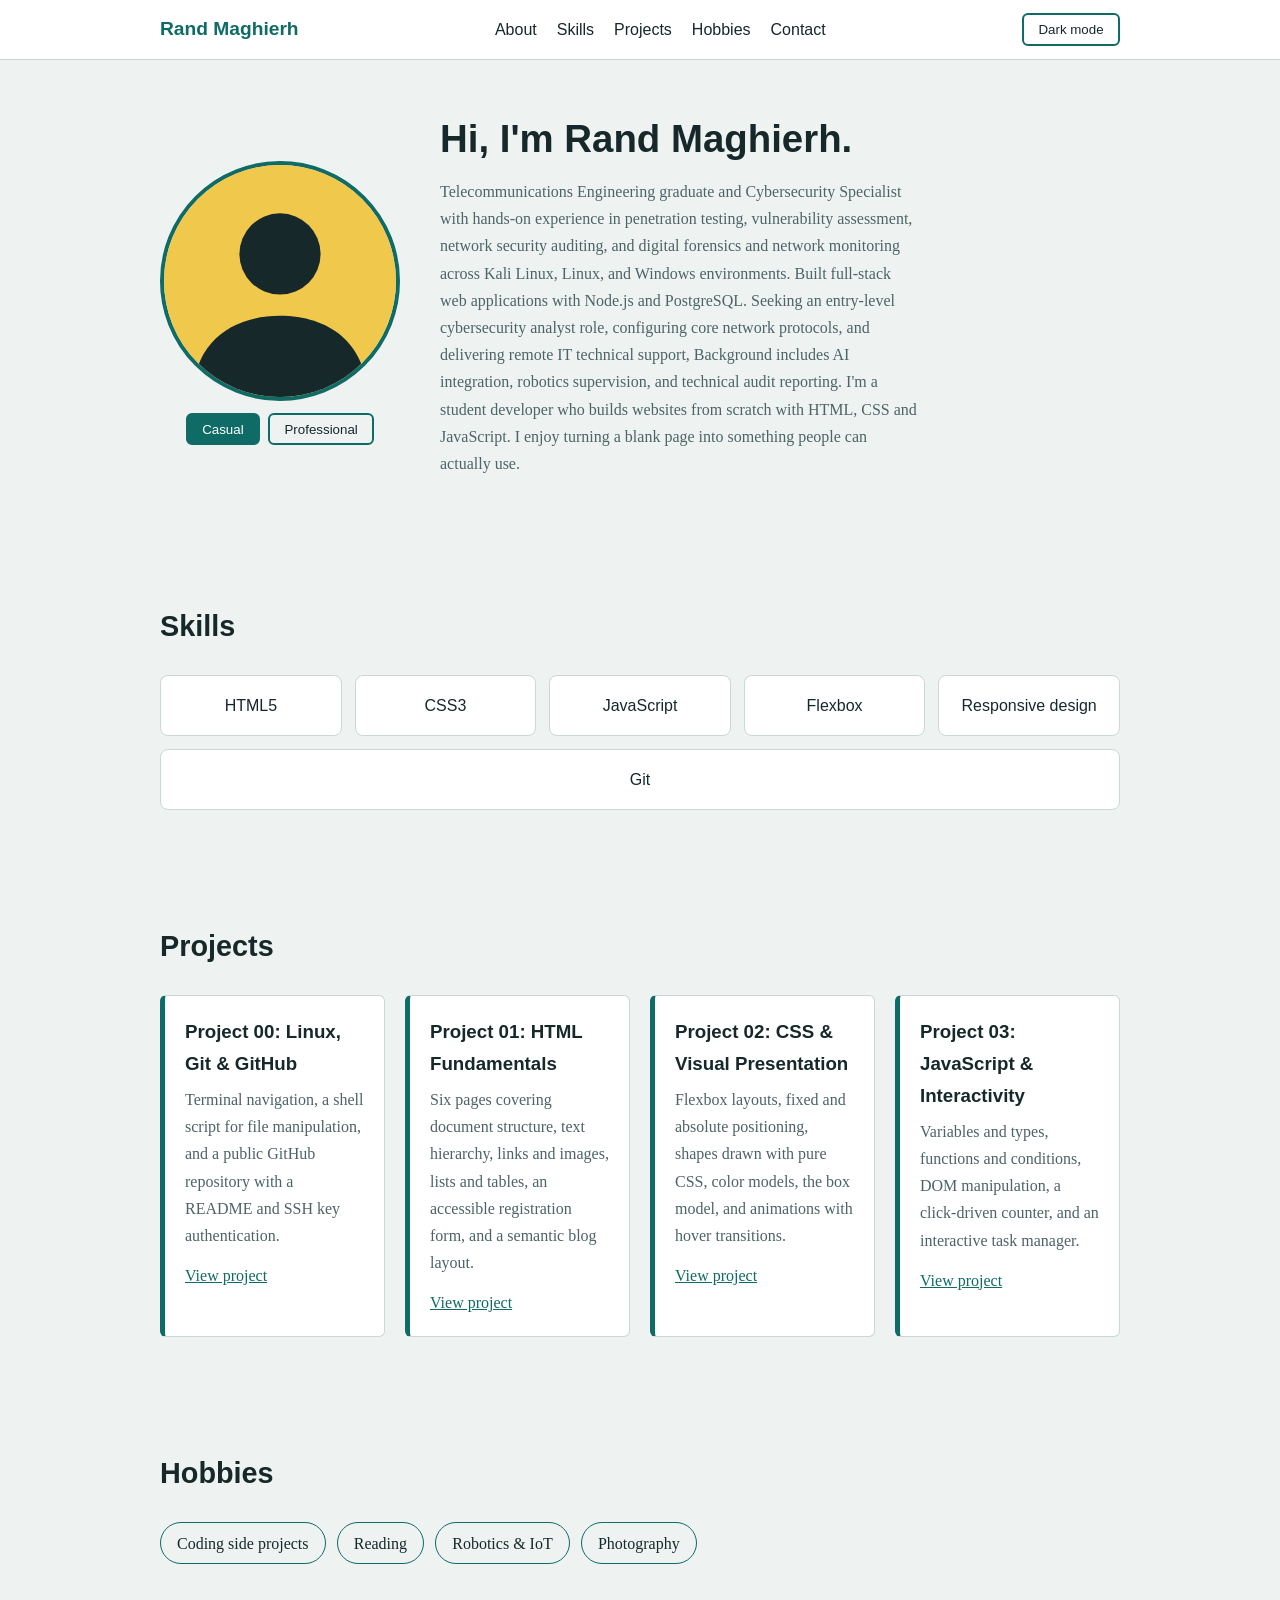
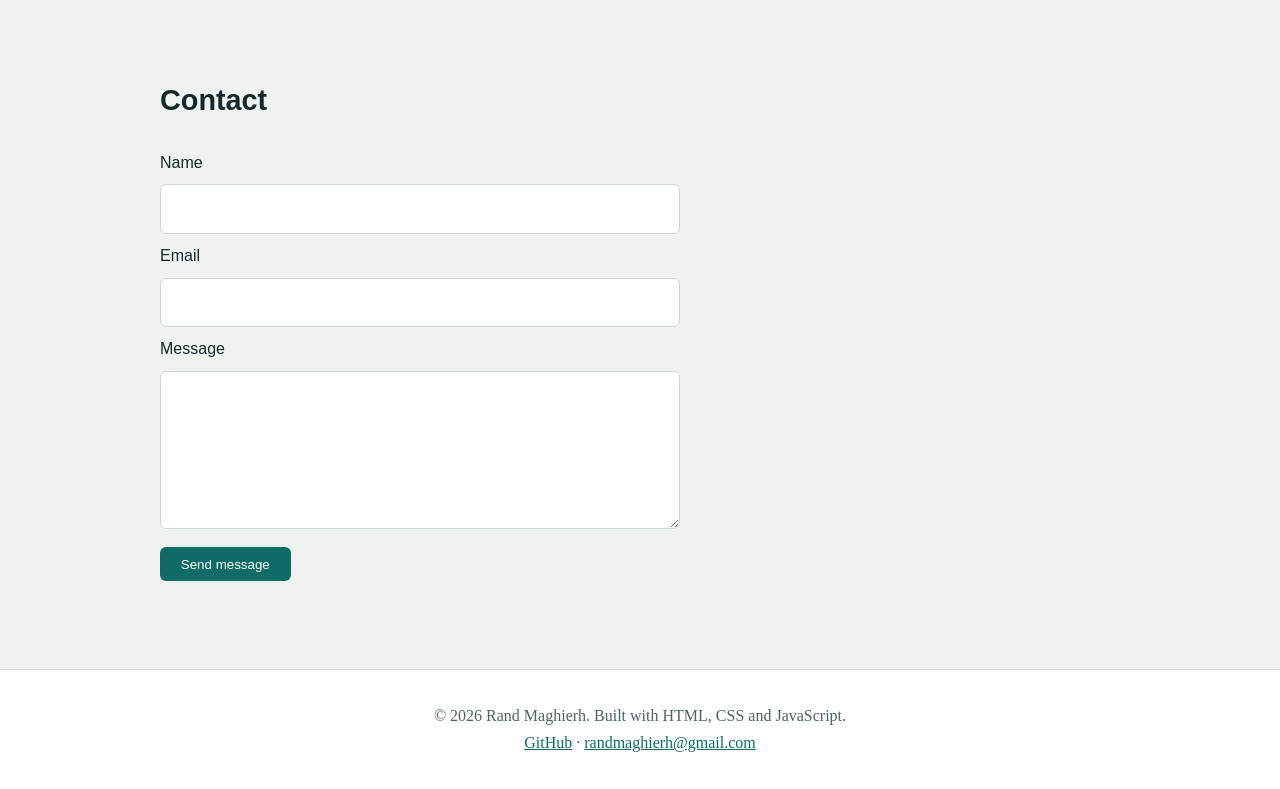
<file: bounce01/index.html>
<!DOCTYPE html>
<html lang="en" data-theme="light">
<head>
  <meta charset="UTF-8">
  <meta name="viewport" content="width=device-width, initial-scale=1">
  <title>Rand Maghierh | Personal Portfolio</title>
  <link rel="stylesheet" href="style.css">
</head>
<body>

  <!-- HEADER / NAVBAR -->
  <header class="site-header">
    <nav class="navbar">
      <a href="#top" class="logo">Rand Maghierh</a>
      <ul class="nav-links">
        <li><a href="#about">About</a></li>
        <li><a href="#skills">Skills</a></li>
        <li><a href="#projects">Projects</a></li>
        <li><a href="#hobbies">Hobbies</a></li>
        <li><a href="#contact">Contact</a></li>
      </ul>
      <button id="theme-toggle" type="button" aria-label="Switch theme">Dark mode</button>
    </nav>
  </header>

  <main id="top">

    <!-- ABOUT ME -->
    <section id="about" class="section about">
      <div class="photo-box">
        <img id="avatar" src="assets/casual.svg" alt="Casual portrait of Rand Maghierh" class="about-photo">
        <div class="photo-buttons">
          <button type="button" id="btn-casual" class="photo-btn active">Casual</button>
          <button type="button" id="btn-professional" class="photo-btn">Professional</button>
        </div>
      </div>
      <div class="about-text">
        <h1>Hi, I'm Rand Maghierh.</h1>
        <p>Telecommunications Engineering graduate and Cybersecurity Specialist with hands-on experience in penetration testing, vulnerability assessment, network security auditing, and digital forensics and network monitoring across Kali Linux, Linux, and Windows environments. Built full-stack web applications with Node.js and PostgreSQL. Seeking an entry-level cybersecurity analyst role, configuring core network protocols, and delivering remote IT technical support, Background includes AI integration, robotics supervision, and technical audit reporting.
          I'm a student developer who builds websites from scratch with HTML, CSS and JavaScript.
           I enjoy turning a blank page into something people can actually use.</p>
      </div>
    </section>
  </section>

    <!-- SKILLS -->
    <section id="skills" class="section">
      <h2>Skills</h2>
      <div class="skills-grid">
        <div class="skill">HTML5</div>
        <div class="skill">CSS3</div>
        <div class="skill">JavaScript</div>
        <div class="skill">Flexbox</div>
        <div class="skill">Responsive design</div>
        <div class="skill">Git</div>
      </div>
    </section>

     <!-- PROJECT SHOWCASE (Projects 00-03) -->
    <section id="projects" class="section">
      <h2>Projects</h2>
      <div class="projects-grid">
        <article class="project">
          <h3>Project 00: Linux, Git &amp; GitHub</h3>
          <p>Terminal navigation, a shell script for file manipulation, and a public GitHub repository with a README and SSH key authentication.</p>
          <a href="https://github.com/randmaghierh-commits/discovery-web-piscine" target="_blank" rel="noopener noreferrer">View project</a>

        </article>

        <article class="project">
          <h3>Project 01: HTML Fundamentals</h3>
          <p>Six pages covering document structure, text hierarchy, links and images, lists and tables, an accessible registration form, and a semantic blog layout.</p>
          <a href="https://github.com/randmaghierh-commits/discovery-web-piscine-project01" target="_blank" rel="noopener noreferrer">View project</a>

        </article>

        <article class="project">
          <h3>Project 02: CSS &amp; Visual Presentation</h3>
          <p>Flexbox layouts, fixed and absolute positioning, shapes drawn with pure CSS, color models, the box model, and animations with hover transitions.</p>
        <a href="https://github.com/randmaghierh-commits/Project02" target="_blank" rel="noopener noreferrer">View project</a>

        </article>
        
        <article class="project">
          <h3>Project 03: JavaScript &amp; Interactivity</h3>
          <p>Variables and types, functions and conditions, DOM manipulation, a click-driven counter, and an interactive task manager.</p>
          <a href="https://github.com/randmaghierh-commits/Project03" target="_blank" rel="noopener noreferrer">View project</a>
        </article>
      </div>
    </section>

    
    <!-- HOBBIES -->
    <section id="hobbies" class="section">
      <h2>Hobbies</h2>
      <ul class="hobbies">
        <li>Coding side projects</li>
        <li>Reading</li>
        <li>Robotics &amp; IoT</li>
        <li>Photography</li>
      </ul>
    </section>

    <!-- CONTACT FORM -->
    <section id="contact" class="section">
      <h2>Contact</h2>
      <form id="contact-form" novalidate>
        <label for="name">Name</label>
        <input type="text" id="name" name="name" required>

        <label for="email">Email</label>
        <input type="email" id="email" name="email" required>

        <label for="message">Message</label>
        <textarea id="message" name="message" rows="5" required></textarea>

        <button type="submit">Send message</button>
        <p id="form-status" role="status"></p>
      </form>
    </section>
  </main>

  <!-- FOOTER -->
  <footer class="site-footer">
    <p>&copy; 2026 Rand Maghierh. Built with HTML, CSS and JavaScript.</p>
    <p><a href="https://github.com/randmaghierh-commits">GitHub</a> · <a href="mailto:randmaghierh@gmail.com">randmaghierh@gmail.com</a></p>
  </footer>

  <script src="script.js"></script>
</body>
</html>
</file>
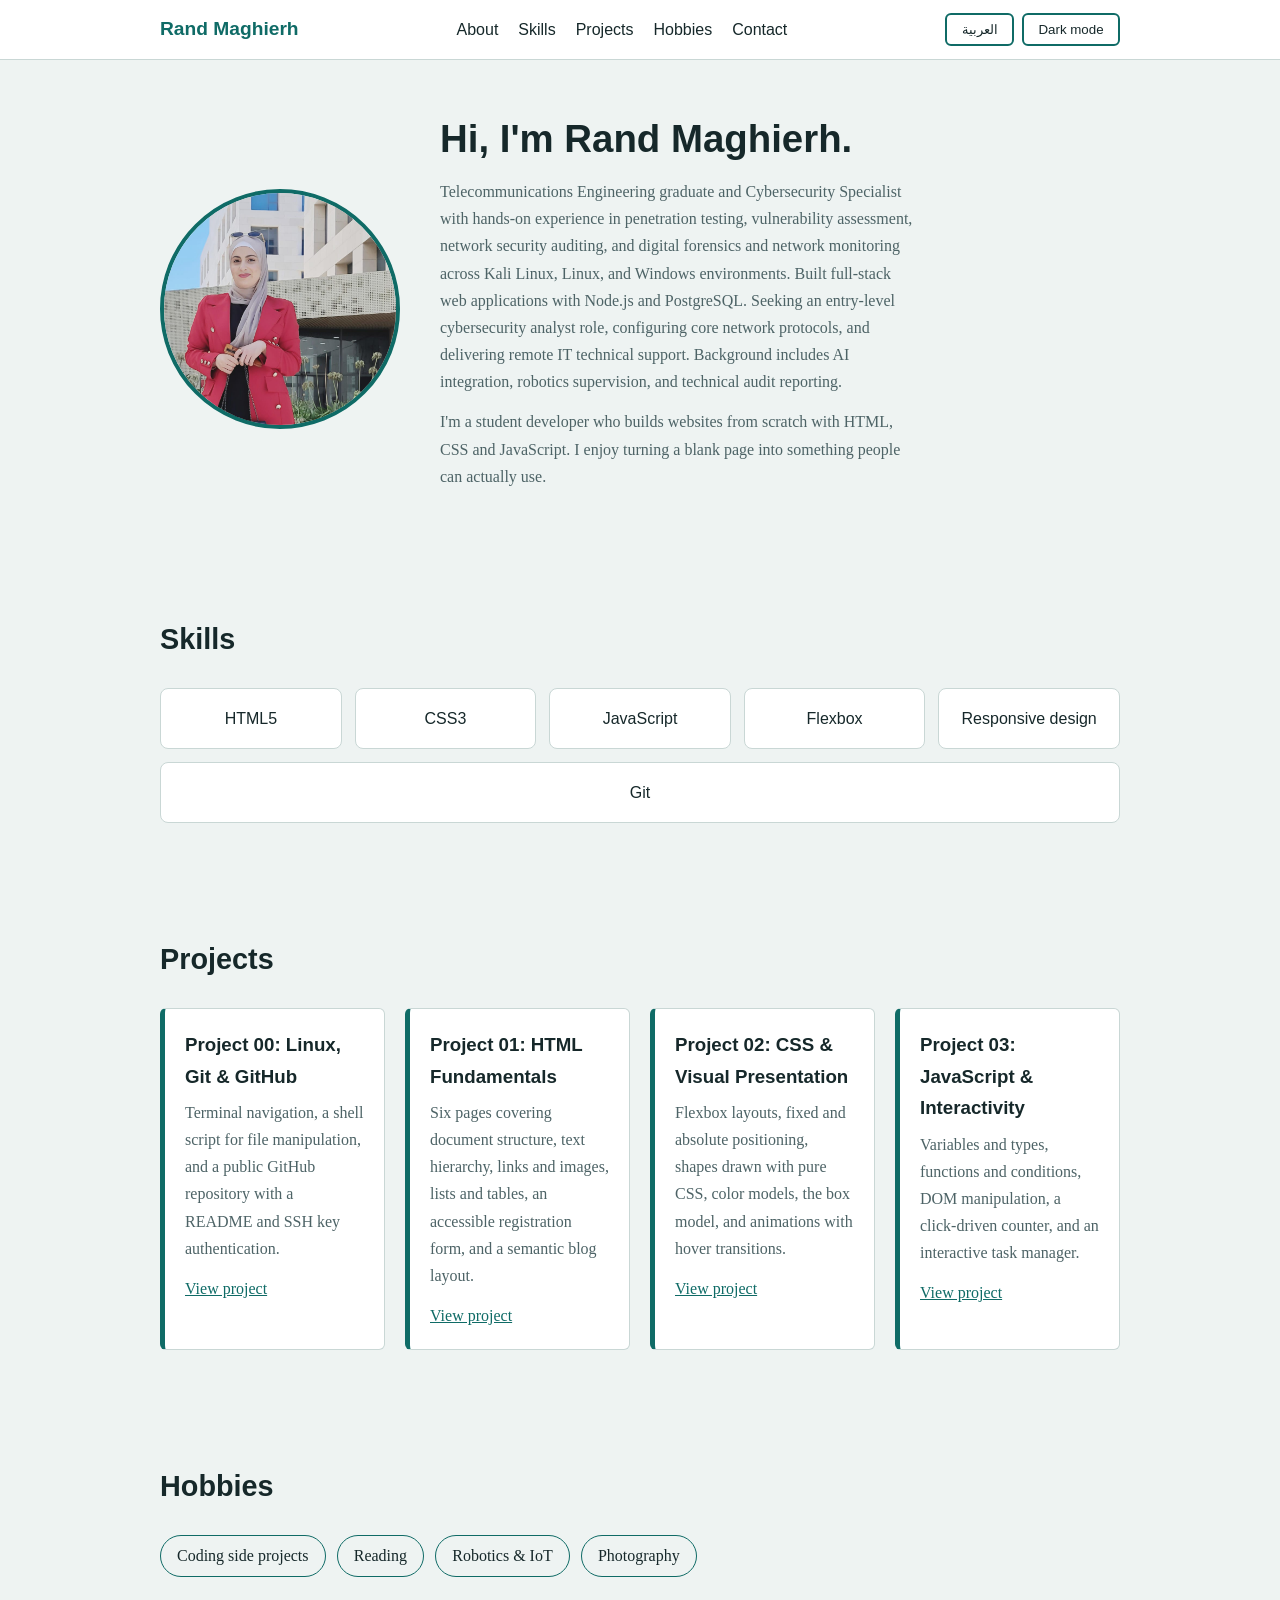
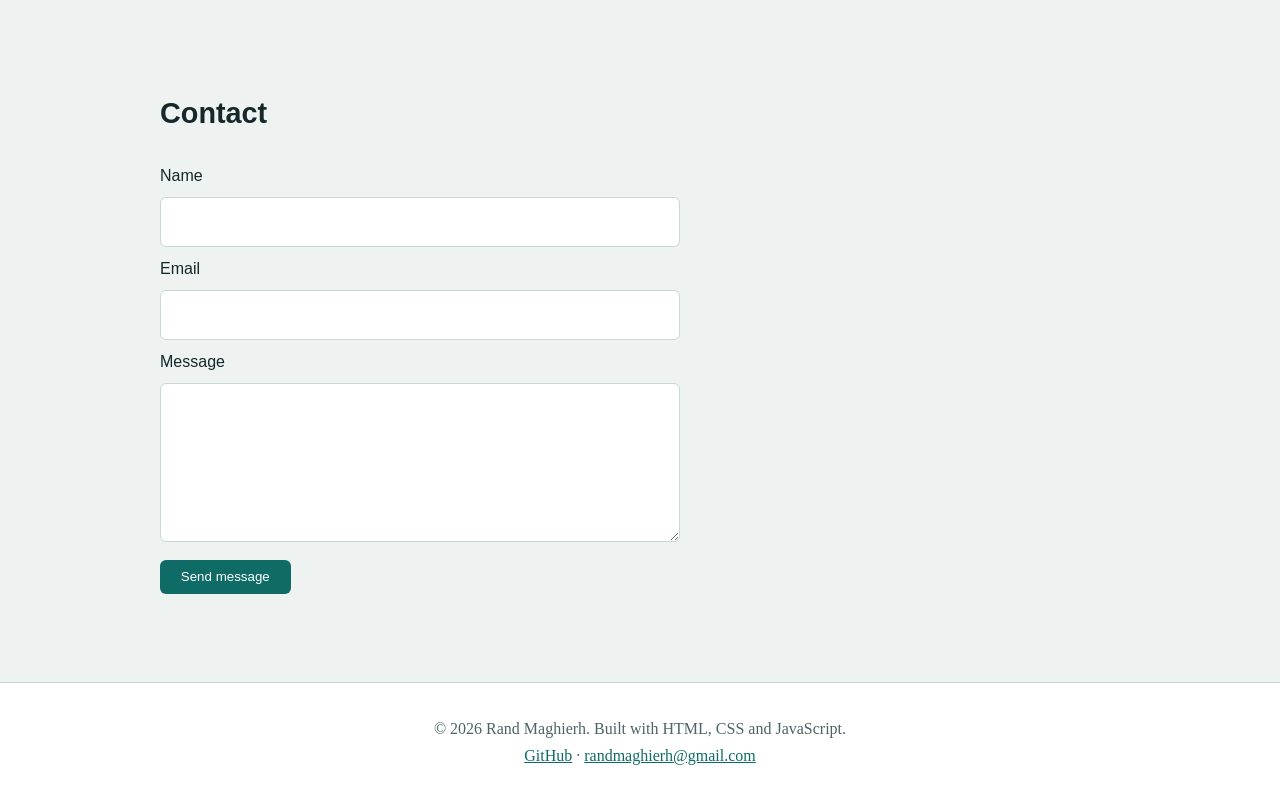
<file: bounce02/index.html>
<!DOCTYPE html>
<html lang="en" dir="ltr" data-theme="light">
<head>
  <meta charset="UTF-8">
  <meta name="viewport" content="width=device-width, initial-scale=1">
  <title>Rand Maghierh | Personal Portfolio</title>
  <link rel="stylesheet" href="style.css">
</head>
<body>
 
  <!-- HEADER / NAVBAR -->
  <header class="site-header">
    <nav class="navbar">
      <a href="#top" class="logo" data-i18n="name">Rand Maghierh</a>
      <ul class="nav-links">
        <li><a href="#about" data-i18n="navAbout">About</a></li>
        <li><a href="#skills" data-i18n="navSkills">Skills</a></li>
        <li><a href="#projects" data-i18n="navProjects">Projects</a></li>
        <li><a href="#hobbies" data-i18n="navHobbies">Hobbies</a></li>
        <li><a href="#contact" data-i18n="navContact">Contact</a></li>
      </ul>
      <div class="nav-actions">
        <button id="lang-toggle" type="button">العربية</button>
        <button id="theme-toggle" type="button" data-i18n="themeDark">Dark mode</button>
      </div>
    </nav>
  </header>
 
  <main id="top">
 
    <!-- ABOUT ME -->
    <section id="about" class="section about">
      <img src="assets/profile.jpeg" alt="Portrait of Rand Maghierh" data-i18n-alt="photoAlt" class="about-photo">
      <div class="about-text">
        <h1 data-i18n="heroTitle">Hi, I'm Rand Maghierh.</h1>
        <p data-i18n="aboutP1">Telecommunications Engineering graduate and Cybersecurity Specialist with hands-on experience in penetration testing, vulnerability assessment, network security auditing, and digital forensics and network monitoring across Kali Linux, Linux, and Windows environments. Built full-stack web applications with Node.js and PostgreSQL. Seeking an entry-level cybersecurity analyst role, configuring core network protocols, and delivering remote IT technical support. Background includes AI integration, robotics supervision, and technical audit reporting.</p>
        <p data-i18n="aboutP2">I'm a student developer who builds websites from scratch with HTML, CSS and JavaScript. I enjoy turning a blank page into something people can actually use.</p>
      </div>
    </section>
 
    <!-- SKILLS -->
    <section id="skills" class="section">
      <h2 data-i18n="skillsTitle">Skills</h2>
      <div class="skills-grid">
        <div class="skill">HTML5</div>
        <div class="skill">CSS3</div>
        <div class="skill">JavaScript</div>
        <div class="skill">Flexbox</div>
        <div class="skill">Responsive design</div>
        <div class="skill">Git</div>
      </div>
    </section>
 
    <!-- PROJECT SHOWCASE (Projects 00-03) -->
    <section id="projects" class="section">
      <h2 data-i18n="projectsTitle">Projects</h2>
      <div class="projects-grid">
        <article class="project">
          <h3 data-i18n="p0Title">Project 00: Linux, Git &amp; GitHub</h3>
          <p data-i18n="p0Text">Terminal navigation, a shell script for file manipulation, and a public GitHub repository with a README and SSH key authentication.</p>
          <a href="https://github.com/randmaghierh-commits/discovery-web-piscine" target="_blank" rel="noopener noreferrer" data-i18n="viewProject">View project</a>
        </article>
 
        <article class="project">
          <h3 data-i18n="p1Title">Project 01: HTML Fundamentals</h3>
          <p data-i18n="p1Text">Six pages covering document structure, text hierarchy, links and images, lists and tables, an accessible registration form, and a semantic blog layout.</p>
          <a href="https://github.com/randmaghierh-commits/discovery-web-piscine-project01" target="_blank" rel="noopener noreferrer" data-i18n="viewProject">View project</a>
        </article>
 
        <article class="project">
          <h3 data-i18n="p2Title">Project 02: CSS &amp; Visual Presentation</h3>
          <p data-i18n="p2Text">Flexbox layouts, fixed and absolute positioning, shapes drawn with pure CSS, color models, the box model, and animations with hover transitions.</p>
          <a href="https://github.com/randmaghierh-commits/Project02" target="_blank" rel="noopener noreferrer" data-i18n="viewProject">View project</a>
        </article>
 
        <article class="project">
          <h3 data-i18n="p3Title">Project 03: JavaScript &amp; Interactivity</h3>
          <p data-i18n="p3Text">Variables and types, functions and conditions, DOM manipulation, a click-driven counter, and an interactive task manager.</p>
          <a href="https://github.com/randmaghierh-commits/Project03" target="_blank" rel="noopener noreferrer" data-i18n="viewProject">View project</a>
        </article>
      </div>
    </section>
 
    <!-- HOBBIES -->
    <section id="hobbies" class="section">
      <h2 data-i18n="hobbiesTitle">Hobbies</h2>
      <ul class="hobbies">
        <li data-i18n="hobby1">Coding side projects</li>
        <li data-i18n="hobby2">Reading</li>
        <li data-i18n="hobby3">Robotics &amp; IoT</li>
        <li data-i18n="hobby4">Photography</li>
      </ul>
    </section>
 
    <!-- CONTACT FORM -->
    <section id="contact" class="section">
      <h2 data-i18n="contactTitle">Contact</h2>
      <form id="contact-form" novalidate>
        <label for="name" data-i18n="labelName">Name</label>
        <input type="text" id="name" name="name" required>
 
        <label for="email" data-i18n="labelEmail">Email</label>
        <input type="email" id="email" name="email" required>
 
        <label for="message" data-i18n="labelMessage">Message</label>
        <textarea id="message" name="message" rows="5" required></textarea>
 
        <button type="submit" data-i18n="send">Send message</button>
        <p id="form-status" role="status"></p>
      </form>
    </section>
  </main>
 
  <!-- FOOTER -->
  <footer class="site-footer">
    <p data-i18n="footerText">&copy; 2026 Rand Maghierh. Built with HTML, CSS and JavaScript.</p>
    <p><a href="https://github.com/randmaghierh-commits">GitHub</a> · <a href="mailto:randmaghierh@gmail.com">randmaghierh@gmail.com</a></p>
  </footer>
 
  <script src="script.js"></script>
</body>
</html>
</file>
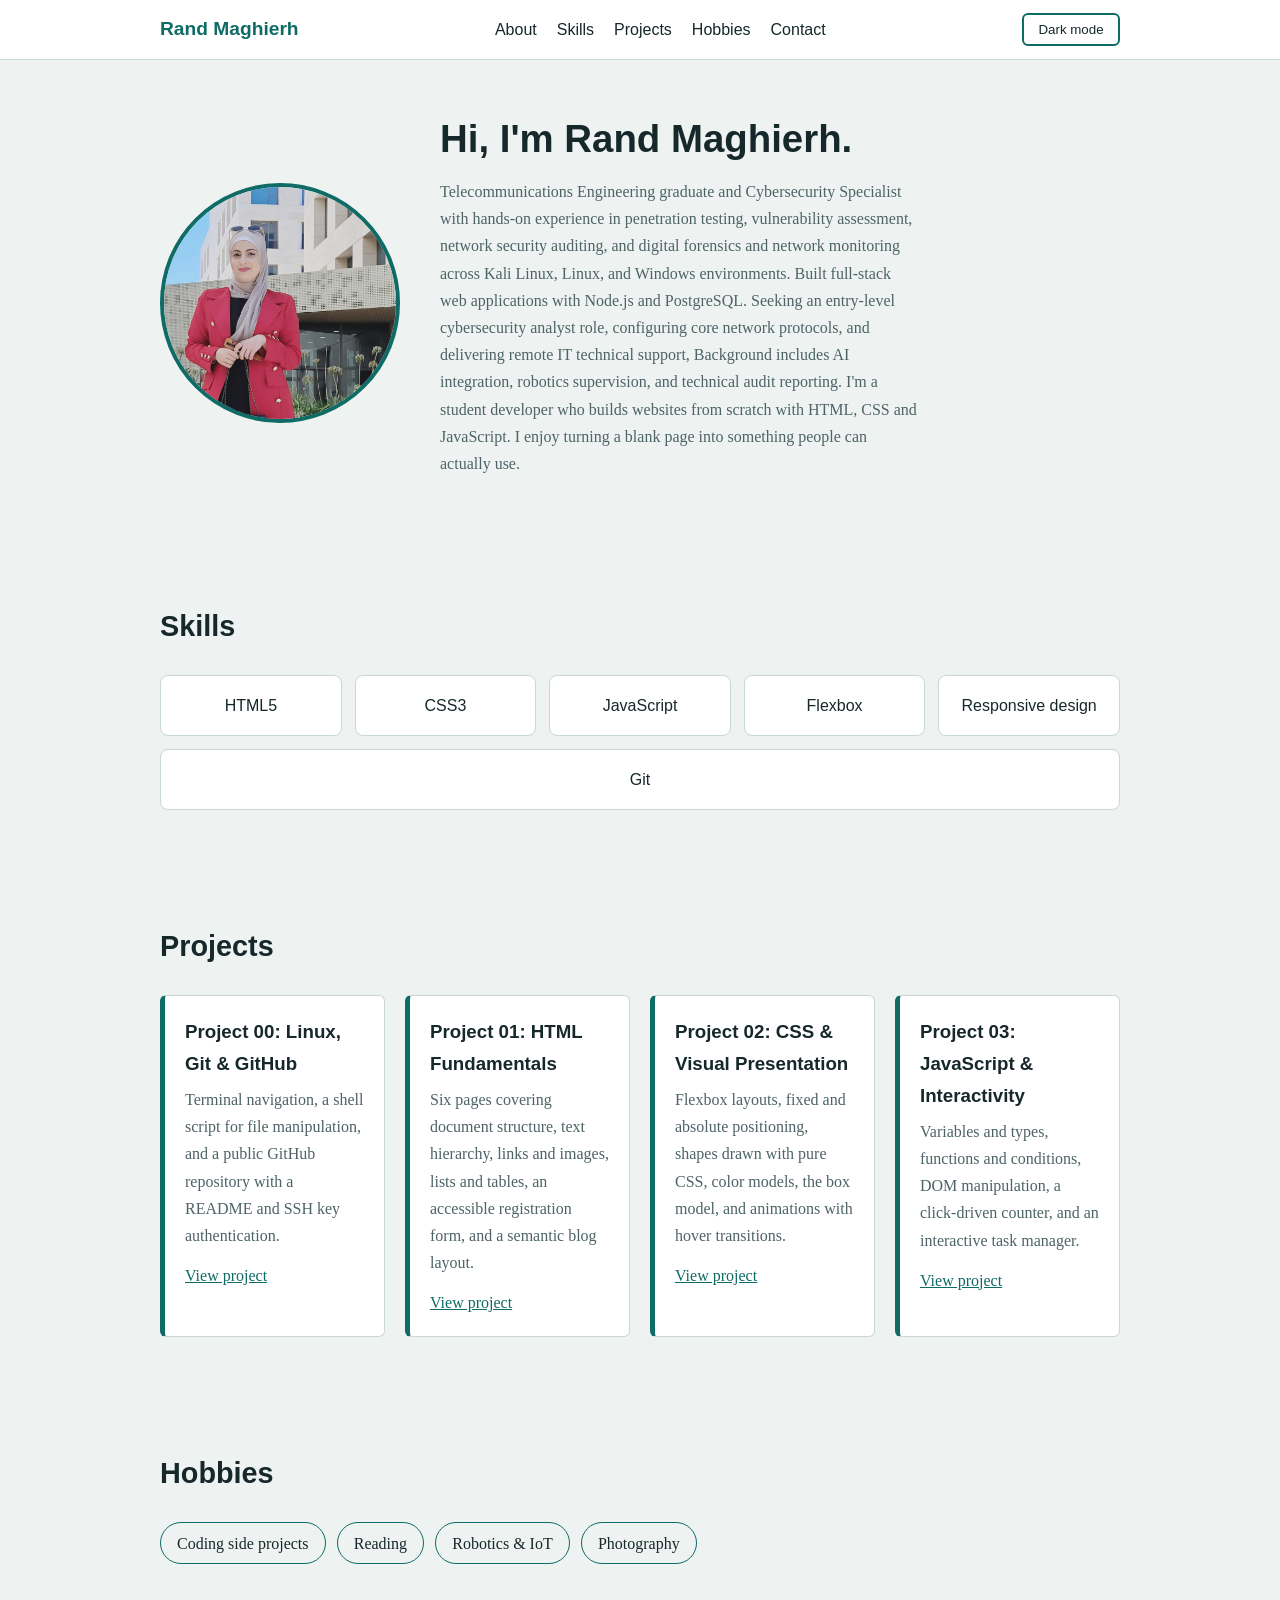
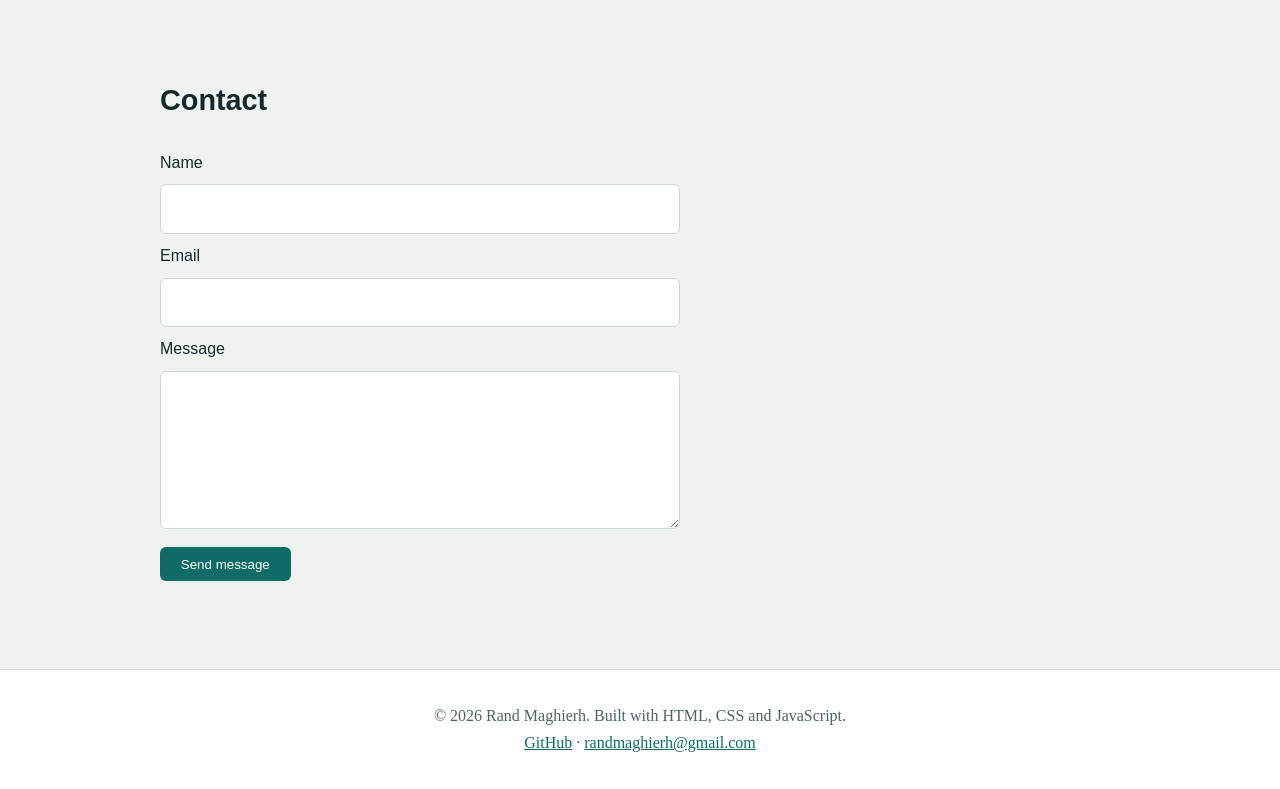
<file: ex00/index.html>
<!DOCTYPE html>
<html lang="en" data-theme="light">
<head>

  <meta charset="UTF-8">
  <meta name="viewport" content="width=device-width, initial-scale=1">
  <title>Rand Maghierh | Personal Portfolio</title>
  <link rel="stylesheet" href="style.css">
</head>
<body>

  <!-- HEADER / NAVBAR -->
  <header class="site-header">
    <nav class="navbar">
      <a href="#top" class="logo">Rand Maghierh</a>
      <ul class="nav-links">
        <li><a href="#about">About</a></li>
        <li><a href="#skills">Skills</a></li>
        <li><a href="#projects">Projects</a></li>
        <li><a href="#hobbies">Hobbies</a></li>
        <li><a href="#contact">Contact</a></li>
      </ul>
      <button id="theme-toggle" type="button" aria-label="Switch theme">Dark mode</button>
    </nav>
  </header>

  <main id="top">

    <!-- ABOUT ME -->
    <section id="about" class="section about">
      <img src="assets/profile.jpeg" alt="Portrait of Rand Maghierh" class="about-photo">
      <div class="about-text">
        <h1>Hi, I'm Rand Maghierh.</h1>
        <p>Telecommunications Engineering graduate and Cybersecurity Specialist with hands-on experience in penetration testing, vulnerability assessment, network security auditing, and digital forensics and network monitoring across Kali Linux, Linux, and Windows environments. Built full-stack web applications with Node.js and PostgreSQL. Seeking an entry-level cybersecurity analyst role, configuring core network protocols, and delivering remote IT technical support, Background includes AI integration, robotics supervision, and technical audit reporting.
          I'm a student developer who builds websites from scratch with HTML, CSS and JavaScript.
           I enjoy turning a blank page into something people can actually use.</p>
      </div>
    </section>

    <!-- SKILLS -->
    <section id="skills" class="section">
      <h2>Skills</h2>
      <div class="skills-grid">
        <div class="skill">HTML5</div>
        <div class="skill">CSS3</div>
        <div class="skill">JavaScript</div>
        <div class="skill">Flexbox</div>
        <div class="skill">Responsive design</div>
        <div class="skill">Git</div>
      </div>
    </section>

    <!-- PROJECT SHOWCASE (Projects 00-03) -->
    <section id="projects" class="section">
      <h2>Projects</h2>
      <div class="projects-grid">
        <article class="project">
          <h3>Project 00: Linux, Git &amp; GitHub</h3>
          <p>Terminal navigation, a shell script for file manipulation, and a public GitHub repository with a README and SSH key authentication.</p>
          <a href="https://github.com/randmaghierh-commits/discovery-web-piscine" target="_blank" rel="noopener noreferrer">View project</a>

        </article>

        <article class="project">
          <h3>Project 01: HTML Fundamentals</h3>
          <p>Six pages covering document structure, text hierarchy, links and images, lists and tables, an accessible registration form, and a semantic blog layout.</p>
          <a href="https://github.com/randmaghierh-commits/discovery-web-piscine-project01" target="_blank" rel="noopener noreferrer">View project</a>

        </article>

        <article class="project">
          <h3>Project 02: CSS &amp; Visual Presentation</h3>
          <p>Flexbox layouts, fixed and absolute positioning, shapes drawn with pure CSS, color models, the box model, and animations with hover transitions.</p>
        <a href="https://github.com/randmaghierh-commits/Project02" target="_blank" rel="noopener noreferrer">View project</a>

        </article>
        
        <article class="project">
          <h3>Project 03: JavaScript &amp; Interactivity</h3>
          <p>Variables and types, functions and conditions, DOM manipulation, a click-driven counter, and an interactive task manager.</p>
          <a href="https://github.com/randmaghierh-commits/Project03" target="_blank" rel="noopener noreferrer">View project</a>
        </article>
      </div>
    </section>

    <!-- HOBBIES -->
    <section id="hobbies" class="section">
      <h2>Hobbies</h2>
      <ul class="hobbies">
        <li>Coding side projects</li>
        <li>Reading</li>
        <li>Robotics &amp; IoT</li>
        <li>Photography</li>
      </ul>
    </section>

    <!-- CONTACT FORM -->
    <section id="contact" class="section">
      <h2>Contact</h2>
      <form id="contact-form" novalidate>
        <label for="name">Name</label>
        <input type="text" id="name" name="name" required>

        <label for="email">Email</label>
        <input type="email" id="email" name="email" required>

        <label for="message">Message</label>
        <textarea id="message" name="message" rows="5" required></textarea>

        <button type="submit">Send message</button>
        <p id="form-status" role="status"></p>
      </form>
    </section>
  </main>

  <!-- FOOTER -->
  <footer class="site-footer">
    <p>&copy; 2026 Rand Maghierh. Built with HTML, CSS and JavaScript.</p>
    <p><a href="https://github.com/randmaghierh-commits">GitHub</a> · <a href="mailto:randmaghierh@gmail.com">randmaghierh@gmail.com</a></p>
  </footer>

  <script src="script.js"></script>
</body>
</html>
</file>
<file: bounce01/style.css>
/* ---------- Theme variables ---------- */
:root {
  --bg: #eef3f2;
  --surface: #ffffff;
  --text: #16282a;
  --muted: #4d6366;
  --accent: #0f6b66;
  --accent-text: #ffffff;
  --border: #c9d7d5;
}

/* Dark theme: JavaScript sets data-theme="dark" on <html> */
:root[data-theme="dark"] {
  --bg: #0f1a1b;
  --surface: #172628;
  --text: #e6f0ef;
  --muted: #9bb3b1;
  --accent: #f0c84b;
  --accent-text: #14201f;
  --border: #2b4244;
}

/* ---------- Base ---------- */
* { box-sizing: border-box; margin: 0; padding: 0; }

html { scroll-behavior: smooth; }

body {
  font-family: Georgia, "Times New Roman", serif;
  line-height: 1.7;
  background: var(--bg);
  color: var(--text);
  transition: background 0.3s, color 0.3s;
}

h1, h2, h3, nav, button, label {
  font-family: "Trebuchet MS", "Segoe UI", sans-serif;
}

a { color: var(--accent); }

:focus-visible { outline: 3px solid var(--accent); outline-offset: 2px; }

/* ---------- Navbar (Flexbox) ---------- */
.site-header {
  position: sticky;
  top: 0;
  background: var(--surface);
  border-bottom: 1px solid var(--border);
  z-index: 10;
}

.navbar {
  display: flex;
  align-items: center;
  justify-content: space-between;
  gap: 1rem;
  max-width: 1000px;
  margin: 0 auto;
  padding: 0.8rem 1.25rem;
}

.logo { font-weight: bold; text-decoration: none; font-size: 1.2rem; }

.nav-links {
  display: flex;
  gap: 1.25rem;
  list-style: none;
}

.nav-links a { text-decoration: none; color: var(--text); }
.nav-links a:hover { color: var(--accent); }

#theme-toggle {
  padding: 0.45rem 0.9rem;
  border: 2px solid var(--accent);
  border-radius: 6px;
  background: transparent;
  color: var(--text);
  cursor: pointer;
}
#theme-toggle:hover { background: var(--accent); color: var(--accent-text); }

/* ---------- Sections ---------- */
.section {
  max-width: 1000px;
  margin: 0 auto;
  padding: 3.5rem 1.25rem;
}

.section h2 {
  font-size: 1.8rem;
  margin-bottom: 1.5rem;
}

/* About */
.about {
  display: flex;
  align-items: center;
  gap: 2.5rem;
}
.about-photo {
  width: 240px;
  height: 240px;
  border-radius: 50%;
  object-fit: cover;
  border: 4px solid var(--accent);
  flex-shrink: 0;
}
.about-text h1 { font-size: 2.4rem; line-height: 1.2; margin-bottom: 1rem; }
.about-text p { max-width: 60ch; margin-bottom: 0.8rem; color: var(--muted); }

/* Skills grid */
.skills-grid {
  display: flex;
  flex-wrap: wrap;
  gap: 0.8rem;
}
.skill {
  flex: 1 1 150px;
  padding: 1rem;
  text-align: center;
  background: var(--surface);
  border: 1px solid var(--border);
  border-radius: 8px;
  font-family: "Trebuchet MS", "Segoe UI", sans-serif;
}

/* Projects */
.projects-grid {
  display: flex;
  flex-wrap: wrap;
  gap: 1.25rem;
}
.project {
  flex: 1 1 220px;
  padding: 1.25rem;
  background: var(--surface);
  border: 1px solid var(--border);
  border-left: 5px solid var(--accent);
  border-radius: 6px;
}
.project h3 { margin-bottom: 0.4rem; }
.project p { color: var(--muted); margin-bottom: 0.8rem; }

/* Hobbies */
.hobbies {
  display: flex;
  flex-wrap: wrap;
  gap: 0.7rem;
  list-style: none;
}
.hobbies li {
  padding: 0.4rem 1rem;
  border: 1px solid var(--accent);
  border-radius: 999px;
}

/* Contact form */
#contact-form {
  display: flex;
  flex-direction: column;
  gap: 0.5rem;
  max-width: 520px;
}
#contact-form input,
#contact-form textarea {
  padding: 0.65rem;
  font: inherit;
  background: var(--surface);
  color: var(--text);
  border: 1px solid var(--border);
  border-radius: 6px;
}
#contact-form input.invalid,
#contact-form textarea.invalid { border-color: #c0392b; }
#contact-form button {
  align-self: flex-start;
  margin-top: 0.6rem;
  padding: 0.6rem 1.3rem;
  background: var(--accent);
  color: var(--accent-text);
  border: none;
  border-radius: 6px;
  cursor: pointer;
}
#form-status { min-height: 1.5rem; }

/* Footer */
.site-footer {
  text-align: center;
  padding: 2rem 1rem;
  background: var(--surface);
  border-top: 1px solid var(--border);
  color: var(--muted);
}

/* ---------- Media queries ---------- */
@media (max-width: 768px) {
  .about { flex-direction: column; text-align: center; }
  .about-photo { width: 190px; height: 190px; }
  .about-text h1 { font-size: 2rem; }
}

@media (max-width: 600px) {
  .navbar { flex-wrap: wrap; justify-content: center; }
  .nav-links { flex-wrap: wrap; justify-content: center; gap: 0.8rem; order: 3; width: 100%; }
  .section { padding: 2.5rem 1rem; }
}

@media (prefers-reduced-motion: reduce) {
  html { scroll-behavior: auto; }
  body { transition: none; }
}

/* ---------- Bounce 01: profile photo switcher ---------- */
.photo-box {
  display: flex;
  flex-direction: column;
  align-items: center;
  gap: 0.8rem;
  flex-shrink: 0;
}

.about-photo {
  opacity: 1;
  transition: opacity 0.4s ease, transform 0.4s ease;
}

/* Added by JavaScript while the photo is changing */
.about-photo.fade-out {
  opacity: 0;
  transform: scale(0.9);
}

.photo-buttons {
  display: flex;
  gap: 0.5rem;
}

.photo-btn {
  padding: 0.4rem 0.9rem;
  border: 2px solid var(--accent);
  border-radius: 6px;
  background: transparent;
  color: var(--text);
  cursor: pointer;
  transition: background 0.3s, color 0.3s;
}

.photo-btn:hover,
.photo-btn.active {
  background: var(--accent);
  color: var(--accent-text);
}
</file>
<file: bounce02/style.css>
/* ---------- Theme variables ---------- */
:root {
  --bg: #eef3f2;
  --surface: #ffffff;
  --text: #16282a;
  --muted: #4d6366;
  --accent: #0f6b66;
  --accent-text: #ffffff;
  --border: #c9d7d5;
}

/* Dark theme: JavaScript sets data-theme="dark" on <html> */
:root[data-theme="dark"] {
  --bg: #0f1a1b;
  --surface: #172628;
  --text: #e6f0ef;
  --muted: #9bb3b1;
  --accent: #f0c84b;
  --accent-text: #14201f;
  --border: #2b4244;
}

/* ---------- Base ---------- */
* { box-sizing: border-box; margin: 0; padding: 0; }

html { scroll-behavior: smooth; }

body {
  font-family: Georgia, "Times New Roman", serif;
  line-height: 1.7;
  background: var(--bg);
  color: var(--text);
  transition: background 0.3s, color 0.3s;
}

h1, h2, h3, nav, button, label {
  font-family: "Trebuchet MS", "Segoe UI", sans-serif;
}

a { color: var(--accent); }

:focus-visible { outline: 3px solid var(--accent); outline-offset: 2px; }

/* ---------- Navbar (Flexbox) ---------- */
.site-header {
  position: sticky;
  top: 0;
  background: var(--surface);
  border-bottom: 1px solid var(--border);
  z-index: 10;
}

.navbar {
  display: flex;
  align-items: center;
  justify-content: space-between;
  gap: 1rem;
  max-width: 1000px;
  margin: 0 auto;
  padding: 0.8rem 1.25rem;
}

.logo { font-weight: bold; text-decoration: none; font-size: 1.2rem; }

.nav-links {
  display: flex;
  gap: 1.25rem;
  list-style: none;
}

.nav-links a { text-decoration: none; color: var(--text); }
.nav-links a:hover { color: var(--accent); }

#theme-toggle {
  padding: 0.45rem 0.9rem;
  border: 2px solid var(--accent);
  border-radius: 6px;
  background: transparent;
  color: var(--text);
  cursor: pointer;
}
#theme-toggle:hover { background: var(--accent); color: var(--accent-text); }

/* ---------- Sections ---------- */
.section {
  max-width: 1000px;
  margin: 0 auto;
  padding: 3.5rem 1.25rem;
}

.section h2 {
  font-size: 1.8rem;
  margin-bottom: 1.5rem;
}

/* About */
.about {
  display: flex;
  align-items: center;
  gap: 2.5rem;
}
.about-photo {
  width: 240px;
  height: 240px;
  border-radius: 50%;
  object-fit: cover;
  border: 4px solid var(--accent);
  flex-shrink: 0;
}
.about-text h1 { font-size: 2.4rem; line-height: 1.2; margin-bottom: 1rem; }
.about-text p { max-width: 60ch; margin-bottom: 0.8rem; color: var(--muted); }

/* Skills grid */
.skills-grid {
  display: flex;
  flex-wrap: wrap;
  gap: 0.8rem;
}
.skill {
  flex: 1 1 150px;
  padding: 1rem;
  text-align: center;
  background: var(--surface);
  border: 1px solid var(--border);
  border-radius: 8px;
  font-family: "Trebuchet MS", "Segoe UI", sans-serif;
}

/* Projects */
.projects-grid {
  display: flex;
  flex-wrap: wrap;
  gap: 1.25rem;
}
.project {
  flex: 1 1 220px;
  padding: 1.25rem;
  background: var(--surface);
  border: 1px solid var(--border);
  border-inline-start: 5px solid var(--accent);
  border-radius: 6px;
}
.project h3 { margin-bottom: 0.4rem; }
.project p { color: var(--muted); margin-bottom: 0.8rem; }

/* Hobbies */
.hobbies {
  display: flex;
  flex-wrap: wrap;
  gap: 0.7rem;
  list-style: none;
}
.hobbies li {
  padding: 0.4rem 1rem;
  border: 1px solid var(--accent);
  border-radius: 999px;
}

/* Contact form */
#contact-form {
  display: flex;
  flex-direction: column;
  gap: 0.5rem;
  max-width: 520px;
}
#contact-form input,
#contact-form textarea {
  padding: 0.65rem;
  font: inherit;
  background: var(--surface);
  color: var(--text);
  border: 1px solid var(--border);
  border-radius: 6px;
}
#contact-form input.invalid,
#contact-form textarea.invalid { border-color: #c0392b; }
#contact-form button {
  align-self: flex-start;
  margin-top: 0.6rem;
  padding: 0.6rem 1.3rem;
  background: var(--accent);
  color: var(--accent-text);
  border: none;
  border-radius: 6px;
  cursor: pointer;
}
#form-status { min-height: 1.5rem; }

/* Footer */
.site-footer {
  text-align: center;
  padding: 2rem 1rem;
  background: var(--surface);
  border-top: 1px solid var(--border);
  color: var(--muted);
}

/* ---------- Media queries ---------- */
@media (max-width: 768px) {
  .about { flex-direction: column; text-align: center; }
  .about-photo { width: 190px; height: 190px; }
  .about-text h1 { font-size: 2rem; }
}

@media (max-width: 600px) {
  .navbar { flex-wrap: wrap; justify-content: center; }
  .nav-links { flex-wrap: wrap; justify-content: center; gap: 0.8rem; order: 3; width: 100%; }
  .section { padding: 2.5rem 1rem; }
}

@media (prefers-reduced-motion: reduce) {
  html { scroll-behavior: auto; }
  body { transition: none; }
}

/* ---------- Language switcher: RTL support ---------- */
.nav-actions {
  display: flex;
  gap: 0.5rem;
}

#lang-toggle {
  padding: 0.45rem 0.9rem;
  border: 2px solid var(--accent);
  border-radius: 6px;
  background: transparent;
  color: var(--text);
  cursor: pointer;
}
#lang-toggle:hover { background: var(--accent); color: var(--accent-text); }

/* Arabic needs a font with Arabic glyphs and slightly taller lines */
:root[lang="ar"] body,
:root[lang="ar"] h1,
:root[lang="ar"] h2,
:root[lang="ar"] h3,
:root[lang="ar"] nav,
:root[lang="ar"] button,
:root[lang="ar"] label,
:root[lang="ar"] .skill {
  font-family: "Segoe UI", Tahoma, Arial, sans-serif;
}
:root[lang="ar"] body { line-height: 1.9; }
</file>
<file: ex00/style.css>
/* ---------- Theme variables ---------- */
:root {
  --bg: #eef3f2;
  --surface: #ffffff;
  --text: #16282a;
  --muted: #4d6366;
  --accent: #0f6b66;
  --accent-text: #ffffff;
  --border: #c9d7d5;
}

/* Dark theme: JavaScript sets data-theme="dark" on <html> */
:root[data-theme="dark"] {
  --bg: #0f1a1b;
  --surface: #172628;
  --text: #e6f0ef;
  --muted: #9bb3b1;
  --accent: #f0c84b;
  --accent-text: #14201f;
  --border: #2b4244;
}

/* ---------- Base ---------- */
* { box-sizing: border-box; margin: 0; padding: 0; }

html { scroll-behavior: smooth; }

body {
  font-family: Georgia, "Times New Roman", serif;
  line-height: 1.7;
  background: var(--bg);
  color: var(--text);
  transition: background 0.3s, color 0.3s;
}

h1, h2, h3, nav, button, label {
  font-family: "Trebuchet MS", "Segoe UI", sans-serif;
}

a { color: var(--accent); }

:focus-visible { outline: 3px solid var(--accent); outline-offset: 2px; }

/* ---------- Navbar (Flexbox) ---------- */
.site-header {
  position: sticky;
  top: 0;
  background: var(--surface);
  border-bottom: 1px solid var(--border);
  z-index: 10;
}

.navbar {
  display: flex;
  align-items: center;
  justify-content: space-between;
  gap: 1rem;
  max-width: 1000px;
  margin: 0 auto;
  padding: 0.8rem 1.25rem;
}

.logo { font-weight: bold; text-decoration: none; font-size: 1.2rem; }

.nav-links {
  display: flex;
  gap: 1.25rem;
  list-style: none;
}

.nav-links a { text-decoration: none; color: var(--text); }
.nav-links a:hover { color: var(--accent); }

#theme-toggle {
  padding: 0.45rem 0.9rem;
  border: 2px solid var(--accent);
  border-radius: 6px;
  background: transparent;
  color: var(--text);
  cursor: pointer;
}
#theme-toggle:hover { background: var(--accent); color: var(--accent-text); }

/* ---------- Sections ---------- */
.section {
  max-width: 1000px;
  margin: 0 auto;
  padding: 3.5rem 1.25rem;
}

.section h2 {
  font-size: 1.8rem;
  margin-bottom: 1.5rem;
}

/* About */
.about {
  display: flex;
  align-items: center;
  gap: 2.5rem;
}
.about-photo {
  width: 240px;
  height: 240px;
  border-radius: 50%;
  object-fit: cover;
  border: 4px solid var(--accent);
  flex-shrink: 0;
}
.about-text h1 { font-size: 2.4rem; line-height: 1.2; margin-bottom: 1rem; }
.about-text p { max-width: 60ch; margin-bottom: 0.8rem; color: var(--muted); }

/* Skills grid */
.skills-grid {
  display: flex;
  flex-wrap: wrap;
  gap: 0.8rem;
}
.skill {
  flex: 1 1 150px;
  padding: 1rem;
  text-align: center;
  background: var(--surface);
  border: 1px solid var(--border);
  border-radius: 8px;
  font-family: "Trebuchet MS", "Segoe UI", sans-serif;
}

/* Projects */
.projects-grid {
  display: flex;
  flex-wrap: wrap;
  gap: 1.25rem;
}
.project {
  flex: 1 1 220px;
  padding: 1.25rem;
  background: var(--surface);
  border: 1px solid var(--border);
  border-left: 5px solid var(--accent);
  border-radius: 6px;
}
.project h3 { margin-bottom: 0.4rem; }
.project p { color: var(--muted); margin-bottom: 0.8rem; }

/* Hobbies */
.hobbies {
  display: flex;
  flex-wrap: wrap;
  gap: 0.7rem;
  list-style: none;
}
.hobbies li {
  padding: 0.4rem 1rem;
  border: 1px solid var(--accent);
  border-radius: 999px;
}

/* Contact form */
#contact-form {
  display: flex;
  flex-direction: column;
  gap: 0.5rem;
  max-width: 520px;
}
#contact-form input,
#contact-form textarea {
  padding: 0.65rem;
  font: inherit;
  background: var(--surface);
  color: var(--text);
  border: 1px solid var(--border);
  border-radius: 6px;
}
#contact-form input.invalid,
#contact-form textarea.invalid { border-color: #c0392b; }
#contact-form button {
  align-self: flex-start;
  margin-top: 0.6rem;
  padding: 0.6rem 1.3rem;
  background: var(--accent);
  color: var(--accent-text);
  border: none;
  border-radius: 6px;
  cursor: pointer;
}
#form-status { min-height: 1.5rem; }

/* Footer */
.site-footer {
  text-align: center;
  padding: 2rem 1rem;
  background: var(--surface);
  border-top: 1px solid var(--border);
  color: var(--muted);
}

/* ---------- Media queries ---------- */
@media (max-width: 768px) {
  .about { flex-direction: column; text-align: center; }
  .about-photo { width: 190px; height: 190px; }
  .about-text h1 { font-size: 2rem; }
}

@media (max-width: 600px) {
  .navbar { flex-wrap: wrap; justify-content: center; }
  .nav-links { flex-wrap: wrap; justify-content: center; gap: 0.8rem; order: 3; width: 100%; }
  .section { padding: 2.5rem 1rem; }
}

@media (prefers-reduced-motion: reduce) {
  html { scroll-behavior: auto; }
  body { transition: none; }
}
</file>
